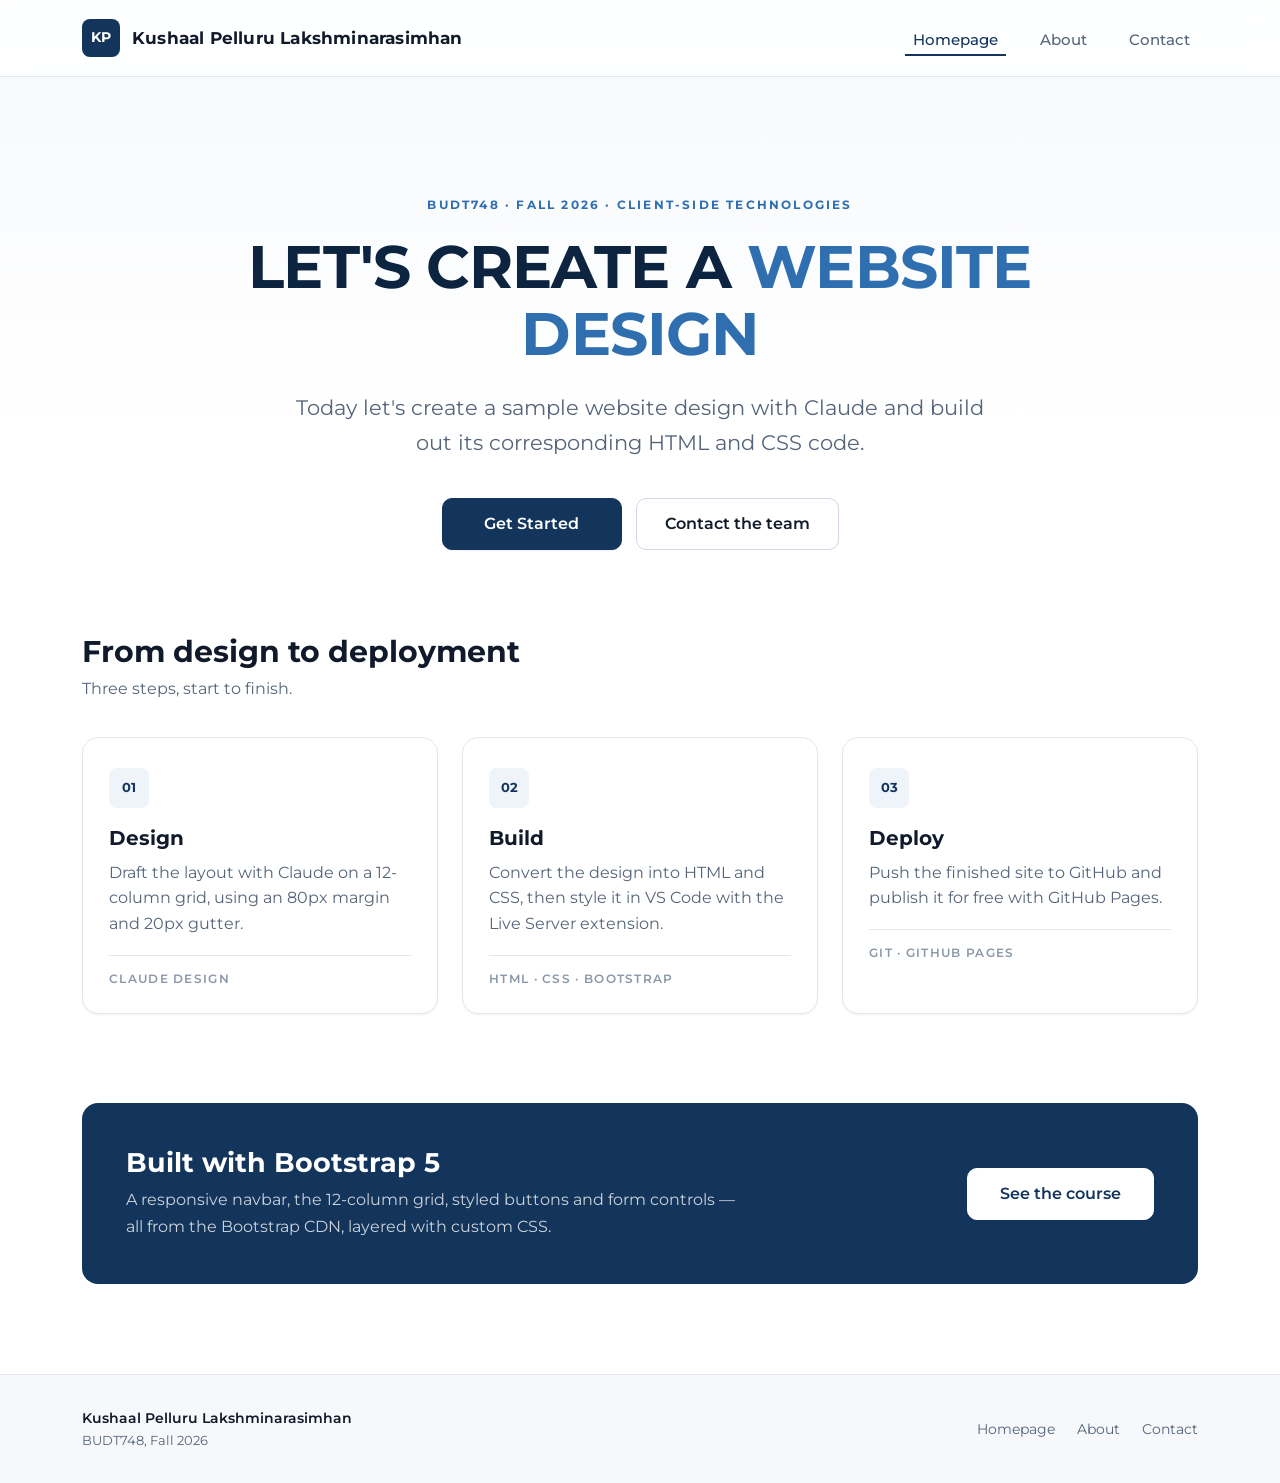
<file: index.html>
<!DOCTYPE html>
<html lang="en">
<head>
  <meta charset="UTF-8">
  <meta name="viewport" content="width=device-width, initial-scale=1.0">
  <title>Kushaal Pelluru Lakshminarasimhan | Homepage</title>
  <link href="https://cdn.jsdelivr.net/npm/bootstrap@5.3.0/dist/css/bootstrap.min.css" rel="stylesheet">
  <link rel="preconnect" href="https://fonts.googleapis.com">
  <link rel="preconnect" href="https://fonts.gstatic.com" crossorigin>
  <link href="https://fonts.googleapis.com/css2?family=Montserrat:wght@400;500;600;700;800&display=swap" rel="stylesheet">
  <link rel="stylesheet" href="css/styles.css?v=2">
</head>
<body>

  <!-- Navigation bar (Bootstrap navbar, collapses to a hamburger on small screens) -->
  <nav class="navbar navbar-expand-lg navbar-light site-nav sticky-top">
    <div class="container">
      <a class="navbar-brand" href="index.html">
        <span class="brand-mark" aria-hidden="true">KP</span>
        <span class="brand-name">Kushaal Pelluru Lakshminarasimhan</span>
      </a>
      <button class="navbar-toggler" type="button" data-bs-toggle="collapse" data-bs-target="#navbarNav"
              aria-controls="navbarNav" aria-expanded="false" aria-label="Toggle navigation">
        <span class="navbar-toggler-icon"></span>
      </button>
      <div class="collapse navbar-collapse" id="navbarNav">
        <ul class="navbar-nav ms-auto">
          <li class="nav-item"><a class="nav-link active" href="index.html">Homepage</a></li>
          <li class="nav-item"><a class="nav-link" href="about.html">About</a></li>
          <li class="nav-item"><a class="nav-link" href="contact.html">Contact</a></li>
        </ul>
      </div>
    </div>
  </nav>

  <!-- Hero section -->
  <header class="hero">
    <div class="container text-center hero-inner">
      <p class="eyebrow">BUDT748 &middot; Fall 2026 &middot; Client-Side Technologies</p>
      <h1 class="hero-title">LET'S CREATE A <span class="title-accent">WEBSITE DESIGN</span></h1>
      <p class="hero-subtitle">
        Today let's create a sample website design with Claude and build out its corresponding HTML and CSS code.
      </p>
      <div class="hero-actions">
        <a href="about.html" class="btn btn-cta">Get Started</a>
        <a href="contact.html" class="btn btn-ghost">Contact the team</a>
      </div>
    </div>
  </header>

  <!-- Three-column feature row (Bootstrap 12-column grid) -->
  <section class="container features">
    <div class="section-head">
      <h2 class="section-title">From design to deployment</h2>
      <p class="section-sub">Three steps, start to finish.</p>
    </div>
    <div class="row g-4">
      <div class="col-md-4">
        <article class="feature-card h-100">
          <span class="step-badge">01</span>
          <h3 class="feature-title">Design</h3>
          <p class="feature-text">
            Draft the layout with Claude on a 12-column grid, using an 80px margin and 20px gutter.
          </p>
          <p class="feature-meta">Claude Design</p>
        </article>
      </div>
      <div class="col-md-4">
        <article class="feature-card h-100">
          <span class="step-badge">02</span>
          <h3 class="feature-title">Build</h3>
          <p class="feature-text">
            Convert the design into HTML and CSS, then style it in VS Code with the Live Server extension.
          </p>
          <p class="feature-meta">HTML &middot; CSS &middot; Bootstrap</p>
        </article>
      </div>
      <div class="col-md-4">
        <article class="feature-card h-100">
          <span class="step-badge">03</span>
          <h3 class="feature-title">Deploy</h3>
          <p class="feature-text">
            Push the finished site to GitHub and publish it for free with GitHub Pages.
          </p>
          <p class="feature-meta">Git &middot; GitHub Pages</p>
        </article>
      </div>
    </div>
  </section>

  <!-- Closing call to action -->
  <section class="container">
    <div class="cta-panel">
      <div class="row align-items-center g-4">
        <div class="col-lg-8">
          <h2 class="cta-title">Built with Bootstrap 5</h2>
          <p class="cta-text mb-0">
            A responsive navbar, the 12-column grid, styled buttons and form controls &mdash; all from the
            Bootstrap CDN, layered with custom CSS.
          </p>
        </div>
        <div class="col-lg-4 text-lg-end">
          <a href="about.html" class="btn btn-cta">See the course</a>
        </div>
      </div>
    </div>
  </section>

  <footer class="site-footer">
    <div class="container">
      <div class="row gy-3 align-items-center">
        <div class="col-md-6">
          <p class="footer-name mb-0">Kushaal Pelluru Lakshminarasimhan</p>
          <p class="footer-meta mb-0">BUDT748, Fall 2026</p>
        </div>
        <div class="col-md-6">
          <ul class="footer-links mb-0">
            <li><a href="index.html">Homepage</a></li>
            <li><a href="about.html">About</a></li>
            <li><a href="contact.html">Contact</a></li>
          </ul>
        </div>
      </div>
    </div>
  </footer>

  <script src="https://cdn.jsdelivr.net/npm/bootstrap@5.3.0/dist/js/bootstrap.bundle.min.js"></script>
</body>
</html>
</file>
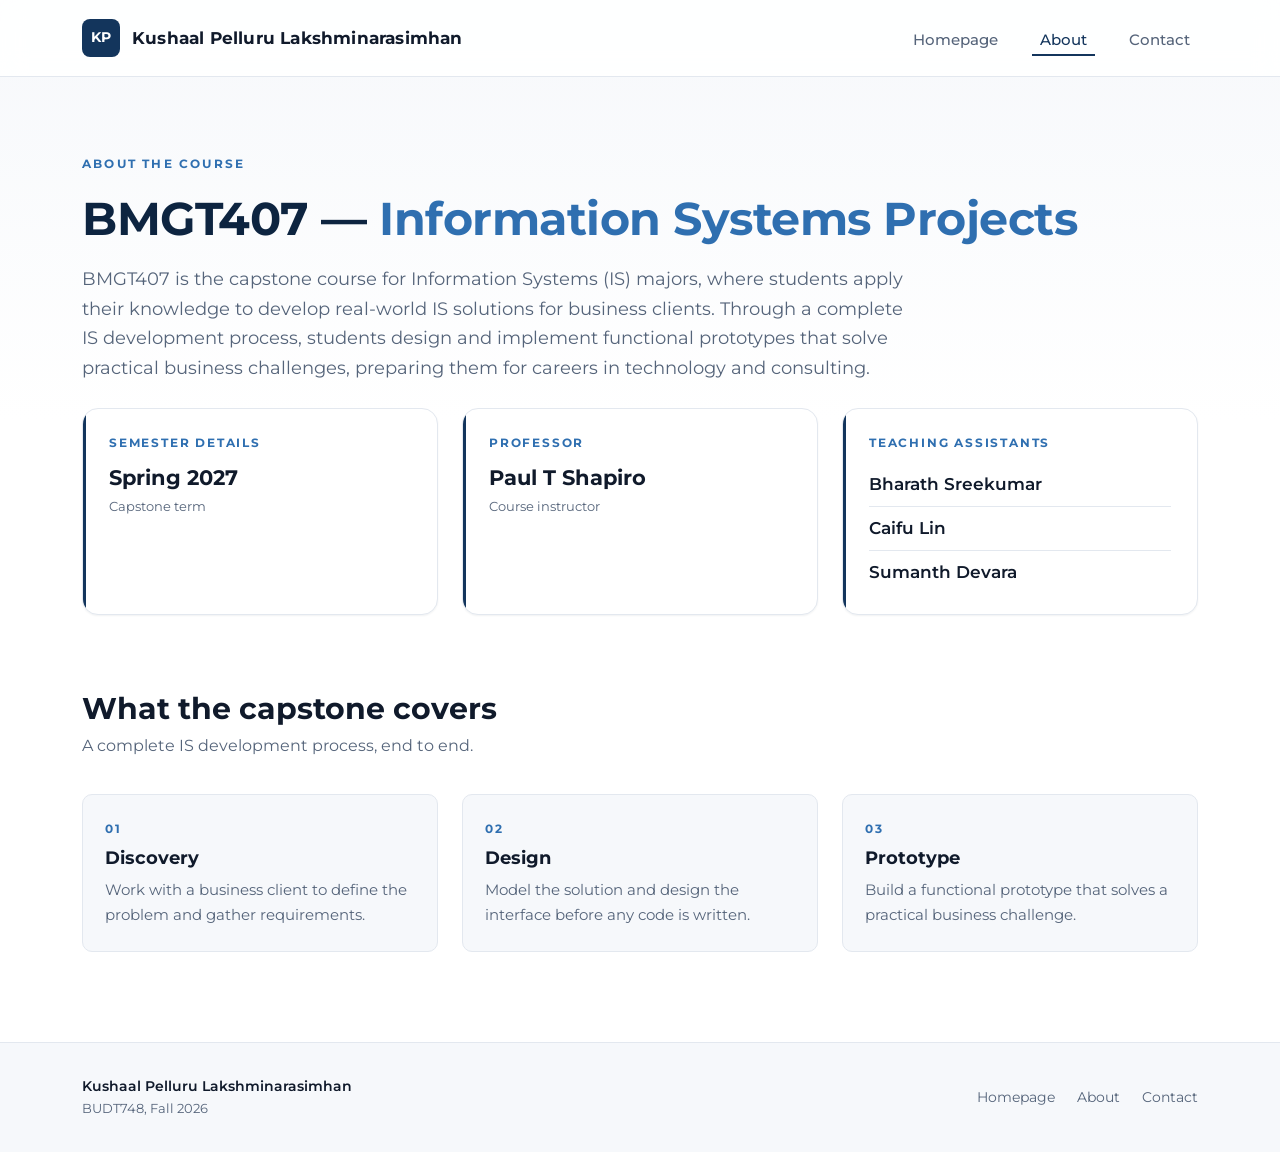
<file: about.html>
<!DOCTYPE html>
<html lang="en">
<head>
  <meta charset="UTF-8">
  <meta name="viewport" content="width=device-width, initial-scale=1.0">
  <title>Kushaal Pelluru Lakshminarasimhan | About</title>
  <link href="https://cdn.jsdelivr.net/npm/bootstrap@5.3.0/dist/css/bootstrap.min.css" rel="stylesheet">
  <link rel="preconnect" href="https://fonts.googleapis.com">
  <link rel="preconnect" href="https://fonts.gstatic.com" crossorigin>
  <link href="https://fonts.googleapis.com/css2?family=Montserrat:wght@400;500;600;700;800&display=swap" rel="stylesheet">
  <link rel="stylesheet" href="css/styles.css?v=2">
  <link rel="stylesheet" href="css/styles2.css?v=2">
</head>
<body>

  <nav class="navbar navbar-expand-lg navbar-light site-nav sticky-top">
    <div class="container">
      <a class="navbar-brand" href="index.html">
        <span class="brand-mark" aria-hidden="true">KP</span>
        <span class="brand-name">Kushaal Pelluru Lakshminarasimhan</span>
      </a>
      <button class="navbar-toggler" type="button" data-bs-toggle="collapse" data-bs-target="#navbarNav"
              aria-controls="navbarNav" aria-expanded="false" aria-label="Toggle navigation">
        <span class="navbar-toggler-icon"></span>
      </button>
      <div class="collapse navbar-collapse" id="navbarNav">
        <ul class="navbar-nav ms-auto">
          <li class="nav-item"><a class="nav-link" href="index.html">Homepage</a></li>
          <li class="nav-item"><a class="nav-link active" href="about.html">About</a></li>
          <li class="nav-item"><a class="nav-link" href="contact.html">Contact</a></li>
        </ul>
      </div>
    </div>
  </nav>

  <header class="page-head">
    <div class="container">
      <p class="eyebrow">About the course</p>
      <h1 class="page-title">BMGT407 &mdash; <span class="title-accent">Information Systems Projects</span></h1>
      <p class="page-lead">
        BMGT407 is the capstone course for Information Systems (IS) majors, where students apply their
        knowledge to develop real-world IS solutions for business clients. Through a complete IS development
        process, students design and implement functional prototypes that solve practical business challenges,
        preparing them for careers in technology and consulting.
      </p>
    </div>
  </header>

  <!-- Course details laid out on the Bootstrap grid -->
  <section class="container course-details">
    <div class="row g-4">
      <div class="col-md-4">
        <article class="detail-card h-100">
          <h2 class="detail-label">Semester Details</h2>
          <p class="detail-value">Spring 2027</p>
          <p class="detail-note">Capstone term</p>
        </article>
      </div>
      <div class="col-md-4">
        <article class="detail-card h-100">
          <h2 class="detail-label">Professor</h2>
          <p class="detail-value">Paul T Shapiro</p>
          <p class="detail-note">Course instructor</p>
        </article>
      </div>
      <div class="col-md-4">
        <article class="detail-card h-100">
          <h2 class="detail-label">Teaching Assistants</h2>
          <ul class="ta-list">
            <li>Bharath Sreekumar</li>
            <li>Caifu Lin</li>
            <li>Sumanth Devara</li>
          </ul>
        </article>
      </div>
    </div>
  </section>

  <!-- What the course covers -->
  <section class="container course-outline">
    <div class="section-head">
      <h2 class="section-title">What the capstone covers</h2>
      <p class="section-sub">A complete IS development process, end to end.</p>
    </div>
    <div class="row g-4">
      <div class="col-lg-4 col-md-6">
        <div class="outline-item h-100">
          <span class="outline-step">01</span>
          <h3 class="outline-title">Discovery</h3>
          <p class="outline-text">Work with a business client to define the problem and gather requirements.</p>
        </div>
      </div>
      <div class="col-lg-4 col-md-6">
        <div class="outline-item h-100">
          <span class="outline-step">02</span>
          <h3 class="outline-title">Design</h3>
          <p class="outline-text">Model the solution and design the interface before any code is written.</p>
        </div>
      </div>
      <div class="col-lg-4 col-md-6">
        <div class="outline-item h-100">
          <span class="outline-step">03</span>
          <h3 class="outline-title">Prototype</h3>
          <p class="outline-text">Build a functional prototype that solves a practical business challenge.</p>
        </div>
      </div>
    </div>
  </section>

  <footer class="site-footer">
    <div class="container">
      <div class="row gy-3 align-items-center">
        <div class="col-md-6">
          <p class="footer-name mb-0">Kushaal Pelluru Lakshminarasimhan</p>
          <p class="footer-meta mb-0">BUDT748, Fall 2026</p>
        </div>
        <div class="col-md-6">
          <ul class="footer-links mb-0">
            <li><a href="index.html">Homepage</a></li>
            <li><a href="about.html">About</a></li>
            <li><a href="contact.html">Contact</a></li>
          </ul>
        </div>
      </div>
    </div>
  </footer>

  <script src="https://cdn.jsdelivr.net/npm/bootstrap@5.3.0/dist/js/bootstrap.bundle.min.js"></script>
</body>
</html>
</file>
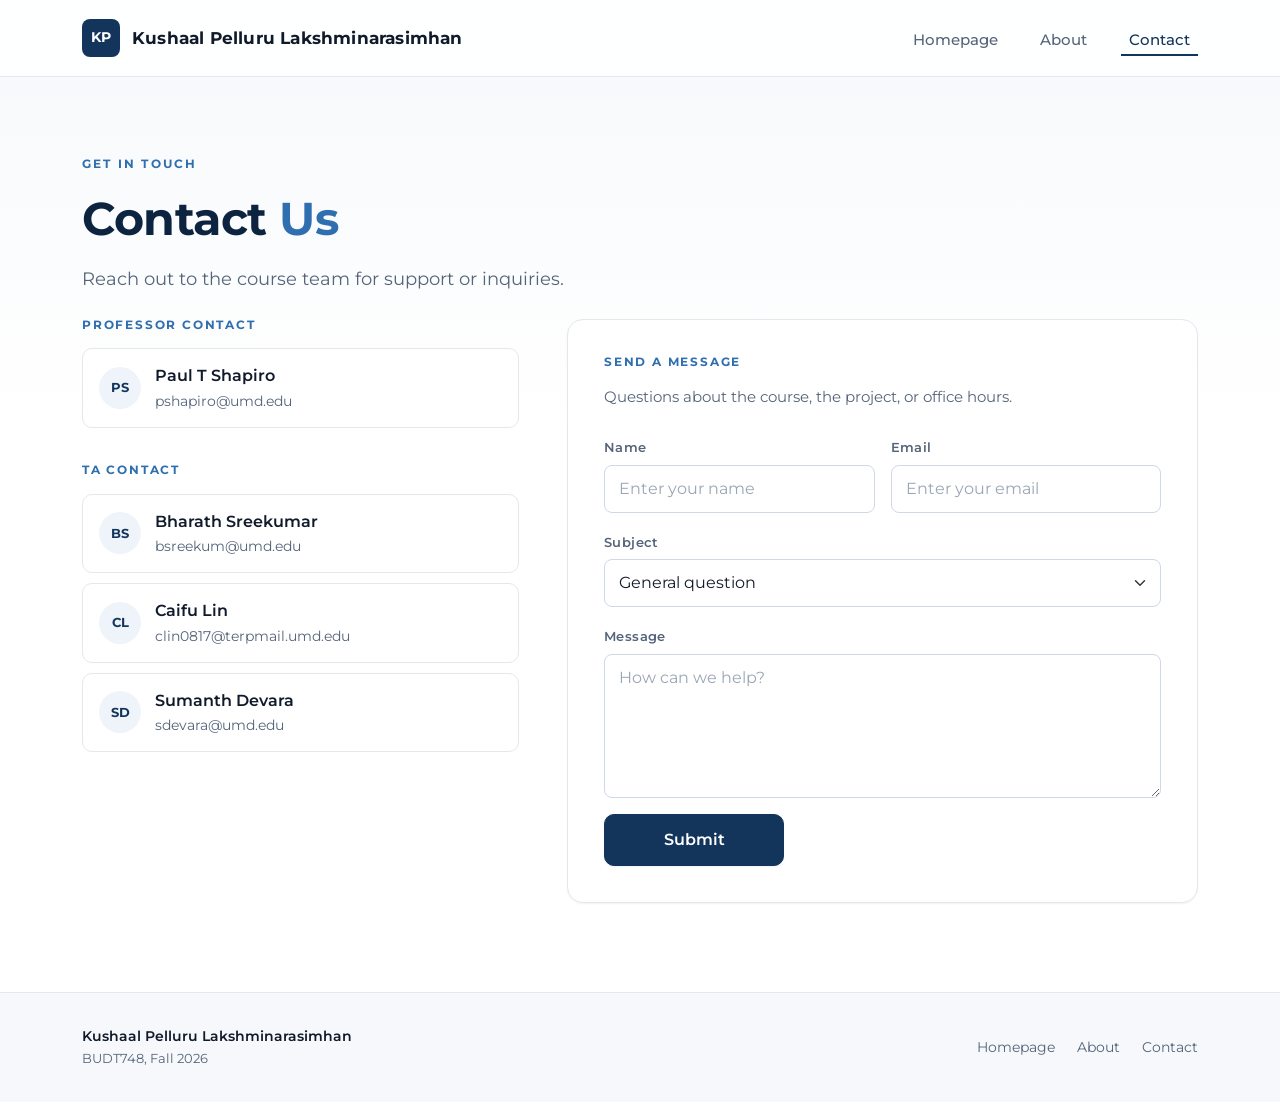
<file: contact.html>
<!DOCTYPE html>
<html lang="en">
<head>
  <meta charset="UTF-8">
  <meta name="viewport" content="width=device-width, initial-scale=1.0">
  <title>Kushaal Pelluru Lakshminarasimhan | Contact</title>
  <link href="https://cdn.jsdelivr.net/npm/bootstrap@5.3.0/dist/css/bootstrap.min.css" rel="stylesheet">
  <link rel="preconnect" href="https://fonts.googleapis.com">
  <link rel="preconnect" href="https://fonts.gstatic.com" crossorigin>
  <link href="https://fonts.googleapis.com/css2?family=Montserrat:wght@400;500;600;700;800&display=swap" rel="stylesheet">
  <link rel="stylesheet" href="css/styles.css?v=2">
  <link rel="stylesheet" href="css/styles3.css?v=2">
</head>
<body>

  <nav class="navbar navbar-expand-lg navbar-light site-nav sticky-top">
    <div class="container">
      <a class="navbar-brand" href="index.html">
        <span class="brand-mark" aria-hidden="true">KP</span>
        <span class="brand-name">Kushaal Pelluru Lakshminarasimhan</span>
      </a>
      <button class="navbar-toggler" type="button" data-bs-toggle="collapse" data-bs-target="#navbarNav"
              aria-controls="navbarNav" aria-expanded="false" aria-label="Toggle navigation">
        <span class="navbar-toggler-icon"></span>
      </button>
      <div class="collapse navbar-collapse" id="navbarNav">
        <ul class="navbar-nav ms-auto">
          <li class="nav-item"><a class="nav-link" href="index.html">Homepage</a></li>
          <li class="nav-item"><a class="nav-link" href="about.html">About</a></li>
          <li class="nav-item"><a class="nav-link active" href="contact.html">Contact</a></li>
        </ul>
      </div>
    </div>
  </nav>

  <header class="page-head">
    <div class="container">
      <p class="eyebrow">Get in touch</p>
      <h1 class="page-title">Contact <span class="title-accent">Us</span></h1>
      <p class="page-lead">Reach out to the course team for support or inquiries.</p>
    </div>
  </header>

  <section class="container contact-body">
    <div class="row g-4 g-lg-5">

      <!-- Course team contact details -->
      <div class="col-lg-5">
        <h2 class="contact-heading">Professor Contact</h2>
        <ul class="contact-list">
          <li class="contact-item">
            <span class="contact-avatar" aria-hidden="true">PS</span>
            <span class="contact-details">
              <span class="contact-name">Paul T Shapiro</span>
              <a class="contact-mail" href="mailto:pshapiro@umd.edu">pshapiro@umd.edu</a>
            </span>
          </li>
        </ul>

        <h2 class="contact-heading">TA Contact</h2>
        <ul class="contact-list">
          <li class="contact-item">
            <span class="contact-avatar" aria-hidden="true">BS</span>
            <span class="contact-details">
              <span class="contact-name">Bharath Sreekumar</span>
              <a class="contact-mail" href="mailto:bsreekum@umd.edu">bsreekum@umd.edu</a>
            </span>
          </li>
          <li class="contact-item">
            <span class="contact-avatar" aria-hidden="true">CL</span>
            <span class="contact-details">
              <span class="contact-name">Caifu Lin</span>
              <a class="contact-mail" href="mailto:clin0817@terpmail.umd.edu">clin0817@terpmail.umd.edu</a>
            </span>
          </li>
          <li class="contact-item">
            <span class="contact-avatar" aria-hidden="true">SD</span>
            <span class="contact-details">
              <span class="contact-name">Sumanth Devara</span>
              <a class="contact-mail" href="mailto:sdevara@umd.edu">sdevara@umd.edu</a>
            </span>
          </li>
        </ul>
      </div>

      <!-- Bootstrap form -->
      <div class="col-lg-7">
        <div class="form-panel">
          <h2 class="contact-heading">Send a Message</h2>
          <p class="form-intro">Questions about the course, the project, or office hours.</p>
          <form id="contactForm" novalidate>
            <div class="row g-3">
              <div class="col-md-6">
                <label for="name" class="form-label">Name</label>
                <input type="text" class="form-control" id="name" placeholder="Enter your name" required>
              </div>
              <div class="col-md-6">
                <label for="email" class="form-label">Email</label>
                <input type="email" class="form-control" id="email" placeholder="Enter your email" required>
              </div>
              <div class="col-12">
                <label for="subject" class="form-label">Subject</label>
                <select class="form-select" id="subject">
                  <option selected>General question</option>
                  <option>Project support</option>
                  <option>Office hours</option>
                </select>
              </div>
              <div class="col-12">
                <label for="message" class="form-label">Message</label>
                <textarea class="form-control" id="message" rows="5" placeholder="How can we help?" required></textarea>
              </div>
              <div class="col-12">
                <button type="submit" class="btn btn-cta">Submit</button>
              </div>
            </div>
            <div id="formNote" class="alert alert-success mt-4 d-none" role="alert">
              Thanks! This demo form does not send mail &mdash; please use the email addresses listed.
            </div>
          </form>
        </div>
      </div>

    </div>
  </section>

  <footer class="site-footer">
    <div class="container">
      <div class="row gy-3 align-items-center">
        <div class="col-md-6">
          <p class="footer-name mb-0">Kushaal Pelluru Lakshminarasimhan</p>
          <p class="footer-meta mb-0">BUDT748, Fall 2026</p>
        </div>
        <div class="col-md-6">
          <ul class="footer-links mb-0">
            <li><a href="index.html">Homepage</a></li>
            <li><a href="about.html">About</a></li>
            <li><a href="contact.html">Contact</a></li>
          </ul>
        </div>
      </div>
    </div>
  </footer>

  <script src="https://cdn.jsdelivr.net/npm/bootstrap@5.3.0/dist/js/bootstrap.bundle.min.js"></script>
  <script>
    // Static site: show a confirmation instead of submitting anywhere.
    document.getElementById('contactForm').addEventListener('submit', function (event) {
      event.preventDefault();
      document.getElementById('formNote').classList.remove('d-none');
    });
  </script>
</body>
</html>
</file>
<file: css/styles.css>
/* styles.css - shared styles for all pages + homepage
   Palette: deep navy and slate on white, with a single steel-blue accent.
   Type: Montserrat. See CLAUDE-DESIGN.md for the full spec. */

:root {
  --navy: #13355c;
  --navy-deep: #0d2440;
  --accent: #2f6fb0;
  --accent-soft: #eef4fa;
  --ink: #101a2b;
  --ink-soft: #55647a;
  --line: #e3e8ef;
  --line-strong: #cfd8e4;
  --bg: #ffffff;
  --bg-alt: #f6f8fb;
  --radius-lg: 16px;
  --radius-md: 10px;
  --shadow-sm: 0 1px 2px rgba(16, 26, 43, 0.06);
  --shadow-md: 0 12px 28px rgba(16, 26, 43, 0.10);
  --ease: 0.2s ease;
}

* {
  box-sizing: border-box;
}

body {
  background-color: var(--bg);
  background-image: linear-gradient(180deg, var(--bg-alt) 0%, var(--bg) 420px);
  background-repeat: no-repeat;
  color: var(--ink);
  font-family: 'Montserrat', Arial, sans-serif;
  min-height: 100vh;
  line-height: 1.65;
  -webkit-font-smoothing: antialiased;
}

::selection {
  background: var(--navy);
  color: #ffffff;
}

a {
  transition: color var(--ease);
}

:focus-visible {
  outline: 2px solid var(--accent);
  outline-offset: 3px;
  border-radius: 4px;
}

/* ---------- Navigation bar ---------- */

.site-nav {
  padding: 14px 0;
  background-color: rgba(255, 255, 255, 0.88);
  backdrop-filter: blur(12px);
  border-bottom: 1px solid var(--line);
}

.site-nav .navbar-brand {
  display: flex;
  align-items: center;
  gap: 12px;
  color: var(--ink);
  font-weight: 700;
  letter-spacing: 0.2px;
}

.brand-mark {
  display: grid;
  place-items: center;
  width: 38px;
  height: 38px;
  border-radius: 8px;
  background-color: var(--navy);
  color: #ffffff;
  font-size: 14px;
  font-weight: 700;
  letter-spacing: 0.5px;
  flex-shrink: 0;
}

.brand-name {
  font-size: 17px;
  color: var(--ink);
}

.site-nav .nav-link {
  position: relative;
  color: var(--ink-soft);
  margin-left: 26px;
  font-size: 15px;
  font-weight: 500;
  padding-bottom: 4px;
}

/* Understated underline for hover and the current page */
.site-nav .nav-link::after {
  content: "";
  position: absolute;
  left: 0;
  bottom: 0;
  height: 2px;
  width: 0;
  background-color: var(--navy);
  transition: width var(--ease);
}

.site-nav .nav-link:hover,
.site-nav .nav-link.active {
  color: var(--navy);
}

.site-nav .nav-link:hover::after,
.site-nav .nav-link.active::after {
  width: 100%;
}

.navbar-toggler {
  border-color: var(--line-strong);
}

/* ---------- Shared type ---------- */

.eyebrow {
  font-size: 12px;
  font-weight: 700;
  letter-spacing: 2.2px;
  text-transform: uppercase;
  color: var(--accent);
  margin-bottom: 18px;
}

.title-accent {
  color: var(--accent);
}

.section-head {
  margin-bottom: 34px;
}

.section-title {
  font-size: clamp(22px, 2.8vw, 30px);
  font-weight: 700;
  color: var(--ink);
  margin-bottom: 6px;
}

.section-sub {
  color: var(--ink-soft);
  margin-bottom: 0;
}

/* ---------- Hero (homepage) ---------- */

.hero {
  padding: clamp(64px, 10vw, 118px) 0 clamp(48px, 7vw, 84px);
}

.hero-inner {
  max-width: 940px;
  margin: 0 auto;
}

.hero-title {
  font-size: clamp(32px, 5.8vw, 60px);
  font-weight: 700;
  line-height: 1.12;
  letter-spacing: -0.8px;
  color: var(--navy-deep);
  margin-bottom: 24px;
}

.hero-subtitle {
  font-size: clamp(16px, 1.9vw, 21px);
  font-weight: 400;
  color: var(--ink-soft);
  max-width: 720px;
  margin: 0 auto 38px;
}

.hero-actions {
  display: flex;
  flex-wrap: wrap;
  justify-content: center;
  gap: 14px;
}

/* ---------- Buttons ---------- */

.btn-cta {
  min-width: 180px;
  padding: 13px 32px;
  border-radius: var(--radius-md);
  background-color: var(--navy);
  color: #ffffff;
  font-size: 16px;
  font-weight: 600;
  border: 1px solid var(--navy);
  box-shadow: var(--shadow-sm);
  transition: background-color var(--ease), transform var(--ease), box-shadow var(--ease);
}

.btn-cta:hover,
.btn-cta:focus {
  background-color: var(--navy-deep);
  border-color: var(--navy-deep);
  color: #ffffff;
  transform: translateY(-1px);
  box-shadow: var(--shadow-md);
}

.btn-ghost {
  padding: 13px 28px;
  border-radius: var(--radius-md);
  border: 1px solid var(--line-strong);
  background-color: #ffffff;
  color: var(--ink);
  font-size: 16px;
  font-weight: 600;
  transition: border-color var(--ease), background-color var(--ease), color var(--ease);
}

.btn-ghost:hover,
.btn-ghost:focus {
  border-color: var(--navy);
  background-color: var(--accent-soft);
  color: var(--navy);
}

/* ---------- Feature cards (homepage grid) ---------- */

.features {
  padding-bottom: clamp(56px, 7vw, 92px);
}

.feature-card {
  position: relative;
  background-color: #ffffff;
  border: 1px solid var(--line);
  border-radius: var(--radius-lg);
  padding: 30px 26px 24px;
  box-shadow: var(--shadow-sm);
  transition: transform var(--ease), border-color var(--ease), box-shadow var(--ease);
}

.feature-card:hover {
  transform: translateY(-3px);
  border-color: var(--line-strong);
  box-shadow: var(--shadow-md);
}

.step-badge {
  display: inline-grid;
  place-items: center;
  width: 40px;
  height: 40px;
  border-radius: 8px;
  background-color: var(--accent-soft);
  color: var(--navy);
  font-size: 13px;
  font-weight: 700;
  margin-bottom: 18px;
}

.feature-title {
  font-size: 20px;
  font-weight: 700;
  color: var(--ink);
  margin-bottom: 10px;
}

.feature-text {
  font-size: 15.5px;
  color: var(--ink-soft);
  margin-bottom: 18px;
}

.feature-meta {
  font-size: 11.5px;
  font-weight: 600;
  letter-spacing: 1.3px;
  text-transform: uppercase;
  color: #8a97a8;
  margin-bottom: 0;
  padding-top: 14px;
  border-top: 1px solid var(--line);
}

/* ---------- Closing panel ---------- */

.cta-panel {
  background-color: var(--navy);
  border-radius: var(--radius-lg);
  padding: clamp(28px, 4vw, 44px);
  margin-bottom: clamp(56px, 7vw, 92px);
  color: #ffffff;
}

.cta-title {
  font-size: clamp(21px, 2.5vw, 27px);
  font-weight: 700;
  color: #ffffff;
  margin-bottom: 8px;
}

.cta-text {
  color: rgba(255, 255, 255, 0.78);
  max-width: 620px;
}

/* Invert the button where it sits on the navy panel */
.cta-panel .btn-cta {
  background-color: #ffffff;
  border-color: #ffffff;
  color: var(--navy);
}

.cta-panel .btn-cta:hover,
.cta-panel .btn-cta:focus {
  background-color: var(--accent-soft);
  border-color: var(--accent-soft);
  color: var(--navy-deep);
}

/* ---------- Inner page headers (About / Contact) ---------- */

.page-head {
  padding: clamp(46px, 6vw, 78px) 0 24px;
}

.page-title {
  font-size: clamp(28px, 4.4vw, 46px);
  font-weight: 700;
  line-height: 1.16;
  letter-spacing: -0.5px;
  color: var(--navy-deep);
  margin-bottom: 20px;
}

.page-lead {
  font-size: clamp(15.5px, 1.5vw, 18px);
  color: var(--ink-soft);
  max-width: 840px;
  margin-bottom: 0;
}

/* ---------- Footer ---------- */

.site-footer {
  border-top: 1px solid var(--line);
  background-color: var(--bg-alt);
  padding: 32px 0;
  color: var(--ink-soft);
  font-size: 14px;
}

.footer-name {
  color: var(--ink);
  font-weight: 600;
}

.footer-meta {
  font-size: 13px;
}

.footer-links {
  display: flex;
  flex-wrap: wrap;
  gap: 22px;
  list-style: none;
  padding-left: 0;
  justify-content: flex-start;
}

.footer-links a {
  color: var(--ink-soft);
  text-decoration: none;
}

.footer-links a:hover {
  color: var(--navy);
}

/* ---------- Responsive ---------- */

@media (min-width: 768px) {
  .footer-links {
    justify-content: flex-end;
  }
}

@media (max-width: 991.98px) {
  /* Collapsed menu: stack the links with breathing room */
  .site-nav .navbar-collapse {
    padding-top: 10px;
  }

  .site-nav .nav-link {
    margin-left: 0;
    padding: 8px 0;
  }

  .brand-name {
    font-size: 15px;
  }
}

@media (max-width: 768px) {
  .hero {
    padding-top: 52px;
  }

  .hero-actions .btn {
    width: 100%;
  }

  .feature-card {
    padding: 24px 20px;
  }
}

/* Respect users who prefer less motion */
@media (prefers-reduced-motion: reduce) {
  * {
    transition: none !important;
  }
}
</file>
<file: css/styles2.css>
/* styles2.css - About page only */

.course-details {
  padding-bottom: clamp(48px, 6vw, 76px);
}

.detail-card {
  position: relative;
  background-color: #ffffff;
  border: 1px solid var(--line);
  border-radius: var(--radius-lg);
  padding: 28px 26px;
  box-shadow: var(--shadow-sm);
  overflow: hidden;
  transition: transform var(--ease), border-color var(--ease), box-shadow var(--ease);
}

/* Navy rule down the left edge */
.detail-card::before {
  content: "";
  position: absolute;
  left: 0;
  top: 0;
  bottom: 0;
  width: 3px;
  background-color: var(--navy);
}

.detail-card:hover {
  transform: translateY(-3px);
  border-color: var(--line-strong);
  box-shadow: var(--shadow-md);
}

.detail-label {
  font-size: 11.5px;
  font-weight: 700;
  letter-spacing: 1.8px;
  text-transform: uppercase;
  color: var(--accent);
  margin-bottom: 12px;
}

.detail-value {
  font-size: 21px;
  font-weight: 700;
  color: var(--ink);
  margin-bottom: 4px;
  line-height: 1.4;
}

.detail-note {
  font-size: 13px;
  color: var(--ink-soft);
  margin-bottom: 0;
}

.ta-list {
  list-style: none;
  padding-left: 0;
  margin-bottom: 0;
}

.ta-list li {
  font-size: 16.5px;
  font-weight: 600;
  color: var(--ink);
  padding: 8px 0;
  border-bottom: 1px solid var(--line);
}

.ta-list li:last-child {
  border-bottom: none;
  padding-bottom: 0;
}

/* ---------- Course outline ---------- */

.course-outline {
  padding-bottom: clamp(56px, 7vw, 92px);
}

.outline-item {
  padding: 24px 22px;
  border-radius: var(--radius-md);
  background-color: var(--bg-alt);
  border: 1px solid var(--line);
  transition: background-color var(--ease), border-color var(--ease);
}

.outline-item:hover {
  background-color: #ffffff;
  border-color: var(--line-strong);
}

.outline-step {
  display: block;
  font-size: 12px;
  font-weight: 700;
  letter-spacing: 1.6px;
  color: var(--accent);
  margin-bottom: 10px;
}

.outline-title {
  font-size: 18px;
  font-weight: 700;
  color: var(--ink);
  margin-bottom: 8px;
}

.outline-text {
  font-size: 15px;
  color: var(--ink-soft);
  margin-bottom: 0;
}

@media (max-width: 768px) {
  .detail-value {
    font-size: 19px;
  }

  .ta-list li {
    font-size: 16px;
  }
}
</file>
<file: css/styles3.css>
/* styles3.css - Contact page only */

.contact-body {
  padding-bottom: clamp(56px, 7vw, 92px);
}

.contact-heading {
  font-size: 11.5px;
  font-weight: 700;
  letter-spacing: 1.8px;
  text-transform: uppercase;
  color: var(--accent);
  margin-bottom: 16px;
}

.contact-list {
  list-style: none;
  padding-left: 0;
  margin-bottom: 36px;
}

/* Each person sits on their own card with initials */
.contact-item {
  display: flex;
  align-items: center;
  gap: 14px;
  padding: 14px 16px;
  margin-bottom: 10px;
  border-radius: var(--radius-md);
  background-color: #ffffff;
  border: 1px solid var(--line);
  transition: border-color var(--ease), box-shadow var(--ease), transform var(--ease);
}

.contact-item:hover {
  border-color: var(--line-strong);
  box-shadow: var(--shadow-sm);
  transform: translateX(2px);
}

.contact-avatar {
  display: grid;
  place-items: center;
  width: 42px;
  height: 42px;
  flex-shrink: 0;
  border-radius: 50%;
  background-color: var(--accent-soft);
  color: var(--navy);
  font-size: 13px;
  font-weight: 700;
}

.contact-details {
  display: flex;
  flex-direction: column;
  min-width: 0;
}

.contact-name {
  font-size: 16px;
  font-weight: 600;
  color: var(--ink);
}

.contact-mail {
  font-size: 14px;
  color: var(--ink-soft);
  text-decoration: none;
  word-break: break-all;
}

.contact-mail:hover {
  color: var(--accent);
  text-decoration: underline;
}

/* ---------- Form panel ---------- */

.form-panel {
  background-color: #ffffff;
  border: 1px solid var(--line);
  border-radius: var(--radius-lg);
  padding: clamp(24px, 3.2vw, 36px);
  box-shadow: var(--shadow-sm);
}

.form-intro {
  font-size: 15px;
  color: var(--ink-soft);
  margin-bottom: 24px;
}

.contact-body .form-label {
  font-size: 13px;
  font-weight: 600;
  letter-spacing: 0.4px;
  color: var(--ink-soft);
  margin-bottom: 6px;
}

.contact-body .form-control,
.contact-body .form-select {
  background-color: #ffffff;
  border: 1px solid var(--line-strong);
  color: var(--ink);
  border-radius: 8px;
  padding: 11px 14px;
  transition: border-color var(--ease), box-shadow var(--ease);
}

.contact-body .form-control::placeholder {
  color: #9aa6b5;
}

.contact-body .form-control:focus,
.contact-body .form-select:focus {
  border-color: var(--accent);
  box-shadow: 0 0 0 3px rgba(47, 111, 176, 0.14);
}

.contact-body .alert-success {
  background-color: var(--accent-soft);
  border: 1px solid var(--line-strong);
  color: var(--navy-deep);
  border-radius: 8px;
}

@media (max-width: 768px) {
  .contact-item {
    padding: 12px 14px;
  }

  .contact-mail {
    font-size: 13px;
  }
}
</file>
